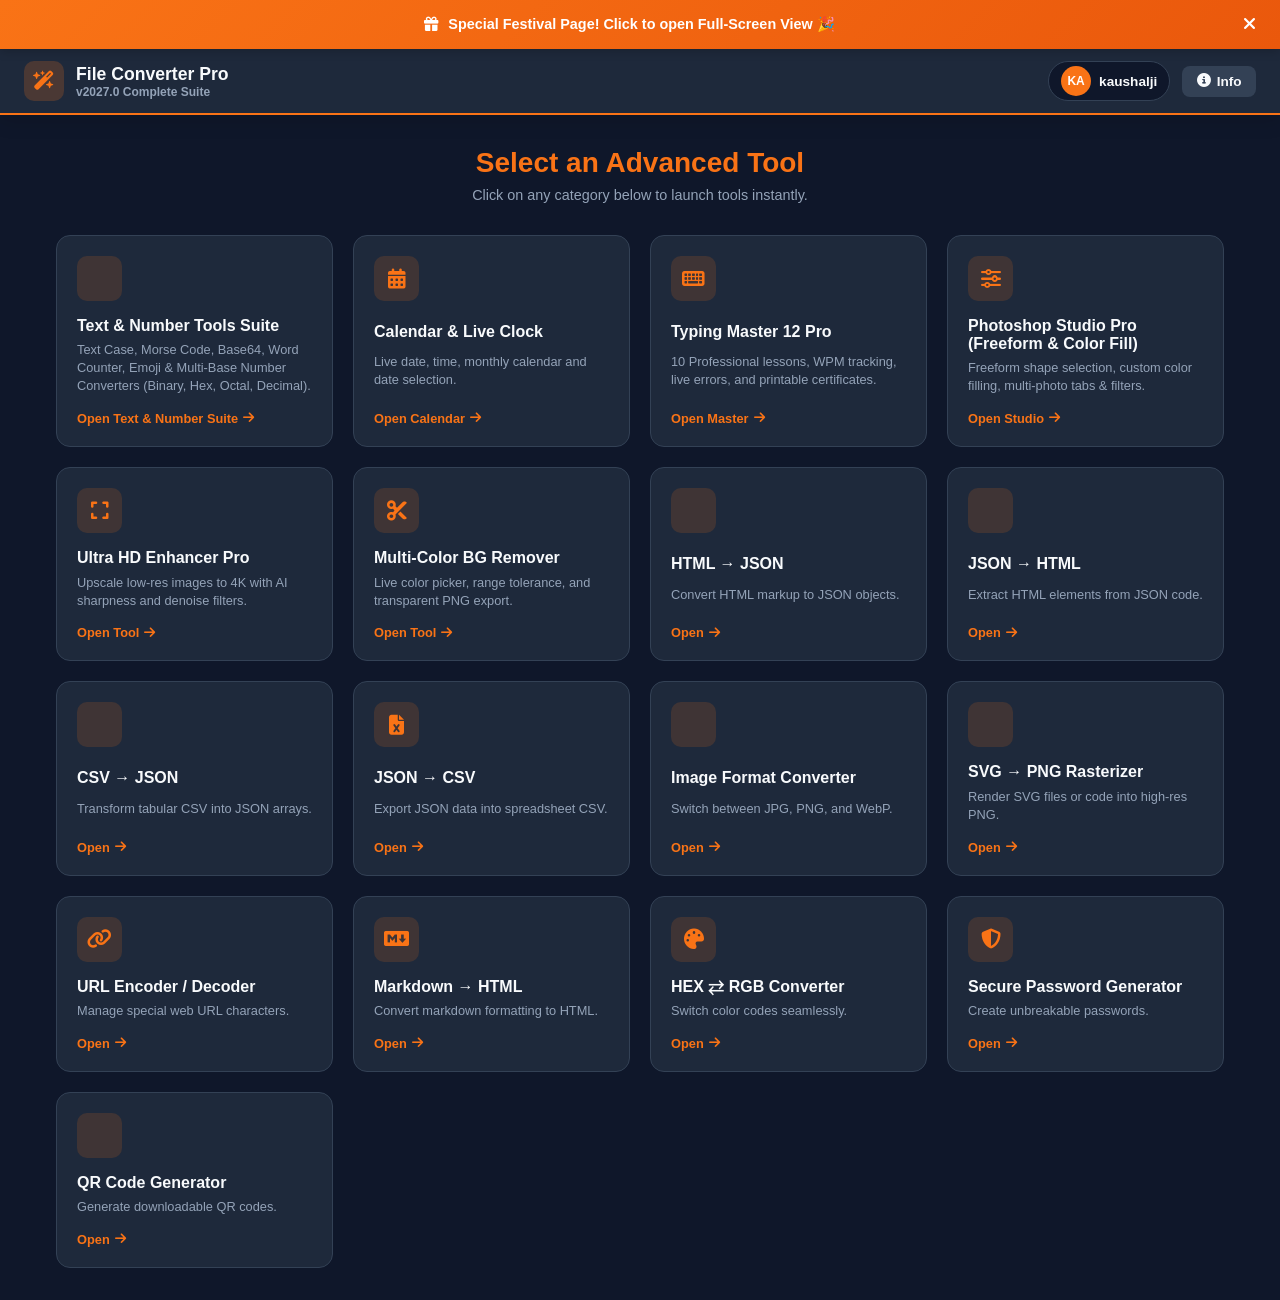
<file: index.html>
<!DOCTYPE html>
<html lang="hi">
<head>
<meta charset="UTF-8">
<meta name="viewport" content="width=device-width, initial-scale=1.0, maximum-scale=1.0, user-scalable=no">
<title>File Converter Pro 2027 - Complete Suite</title>
<meta name="theme-color" content="#0f172a">
<meta name="description" content="All-in-One File Converter and productivity tools.">
<meta name="mobile-web-app-capable" content="yes">
<meta name="apple-mobile-web-app-capable" content="yes">
<meta name="apple-mobile-web-app-status-bar-style" content="black-translucent">
<link rel="manifest" href="./manifest.json">
<link rel="icon" type="image/png" sizes="192x192" href="./icon-192.png">
<link rel="apple-touch-icon" href="./icon-192.png">
<link rel="stylesheet" href="https://cdnjs.cloudflare.com/ajax/libs/font-awesome/6.4.0/css/all.min.css">
<link rel="stylesheet" href="style.css">
<style>
.bg-color-selection{display:flex;flex-direction:column;gap:9px;min-width:0}.bg-selected-colors{display:flex;flex-wrap:wrap;gap:8px}.bg-color-chip{display:inline-flex;align-items:center;gap:7px;padding:6px 10px;border:1px solid var(--border-color,#475569);border-radius:999px;background:var(--card-bg,#1e293b);font-size:12px}.bg-color-swatch{width:17px;height:17px;border-radius:50%;border:1px solid #94a3b8}.bg-color-chip button{border:0;background:transparent;color:inherit;cursor:pointer;font-size:16px}.muted-note{color:var(--text-muted);font-size:.9rem;line-height:1.5}
.tool-sub-card { background: var(--bg-main); border: 1px solid var(--card-border); border-radius: 12px; padding: 1.25rem; margin-bottom: 1.25rem; }
.tool-sub-card h3 { font-size: 1rem; color: var(--accent-primary); margin-bottom: 0.75rem; display: flex; align-items: center; gap: 8px; }
.num-convert-grid { display: grid; grid-template-columns: repeat(auto-fit, minmax(200px, 1fr)); gap: 10px; margin-bottom: 1rem; }
</style>
</head>
<body data-theme="dark">
<div class="festival-banner" id="festivalBanner" onclick="openFestivalModal()">
  <div class="festival-banner-content">
    <i class="fa-solid fa-gift"></i>
    <span>Special Festival Page! Click to open Full-Screen View 🎉</span>
  </div>
  <button class="festival-exit-btn" title="Close Banner" onclick="event.stopPropagation(); document.getElementById('festivalBanner').style.display='none';">
    <i class="fa-solid fa-xmark"></i>
  </button>
</div>

<!-- Full-Screen Festival Modal -->
<div class="festival-modal-overlay" id="festivalModalOverlay">
  <div class="festival-modal-container">
    <div class="festival-modal-header">
      <span class="festival-modal-title"><i class="fa-solid fa-star"></i> Festival Special Event</span>
      <button class="festival-close-btn" onclick="closeFestivalModal()"><i class="fa-solid fa-xmark"></i> Close</button>
    </div>
    <div class="festival-modal-body">
      <iframe src="festival.html" class="festival-iframe"></iframe>
    </div>
  </div>
</div>

<!-- Universal App Header -->
<header class="app-header">
  <div class="brand-box">
    <div class="brand-icon"><i class="fa-solid fa-wand-magic-sparkles"></i></div>
    <div>
      <div class="brand-title">File Converter Pro</div>
      <div class="brand-subtitle">v2027.0 Complete Suite</div>
    </div>
  </div>
  <div class="header-actions">
    <div class="user-profile-badge" id="userProfileBadge" onclick="openProfileModal()">
      <div class="user-avatar" id="navAvatar">HK</div>
      <span id="navUsername">kaushalji</span>
    </div>
    <button class="header-btn" onclick="openAppInfoModal()"><i class="fa-solid fa-circle-info"></i> Info</button>
  </div>
</header>

<main>
  <!-- Home Dashboard -->
  <div id="homeDashboard">
    <div class="dashboard-hero">
      <h1>Select an Advanced Tool</h1>
      <p>Click on any category below to launch tools instantly.</p>
    </div>

    <div class="grid">
      <!-- Main Text & Numbers Suite Container Card -->
      <div class="card-selector" onclick="openTool('textAndNumbersView')">
        <div class="card-icon"><i class="fa-solid fa-font-case"></i></div>
        <h3>Text & Number Tools Suite</h3>
        <p>Text Case, Morse Code, Base64, Word Counter, Emoji & Multi-Base Number Converters (Binary, Hex, Octal, Decimal).</p>
        <div class="card-footer-link">Open Text & Number Suite <i class="fa-solid fa-arrow-right"></i></div>
      </div>

      <div class="card-selector" onclick="openTool('calendarView')">
        <div class="card-icon"><i class="fa-solid fa-calendar-days"></i></div>
        <h3>Calendar & Live Clock</h3>
        <p>Live date, time, monthly calendar and date selection.</p>
        <div class="card-footer-link">Open Calendar <i class="fa-solid fa-arrow-right"></i></div>
      </div>

      <div class="card-selector" onclick="openTool('typingSpeedView')">
        <div class="card-icon"><i class="fa-solid fa-keyboard"></i></div>
        <h3>Typing Master 12 Pro</h3>
        <p>10 Professional lessons, WPM tracking, live errors, and printable certificates.</p>
        <div class="card-footer-link">Open Master <i class="fa-solid fa-arrow-right"></i></div>
      </div>

      <div class="card-selector" onclick="openTool('photoEditorView')">
        <div class="card-icon"><i class="fa-solid fa-sliders"></i></div>
        <h3>Photoshop Studio Pro (Freeform & Color Fill)</h3>
        <p>Freeform shape selection, custom color filling, multi-photo tabs & filters.</p>
        <div class="card-footer-link">Open Studio <i class="fa-solid fa-arrow-right"></i></div>
      </div>

      <div class="card-selector" onclick="openTool('hdView')">
        <div class="card-icon"><i class="fa-solid fa-expand"></i></div>
        <h3>Ultra HD Enhancer Pro</h3>
        <p>Upscale low-res images to 4K with AI sharpness and denoise filters.</p>
        <div class="card-footer-link">Open Tool <i class="fa-solid fa-arrow-right"></i></div>
      </div>

      <div class="card-selector" onclick="openTool('bgRemView')">
        <div class="card-icon"><i class="fa-solid fa-scissors"></i></div>
        <h3>Multi-Color BG Remover</h3>
        <p>Live color picker, range tolerance, and transparent PNG export.</p>
        <div class="card-footer-link">Open Tool <i class="fa-solid fa-arrow-right"></i></div>
      </div>

      <!-- File & Code Converters -->
      <div class="card-selector" onclick="openTool('h2jView')"><div class="card-icon"><i class="fa-code"></i></div><h3>HTML → JSON</h3><p>Convert HTML markup to JSON objects.</p><div class="card-footer-link">Open <i class="fa-solid fa-arrow-right"></i></div></div>
      <div class="card-selector" onclick="openTool('j2hView')"><div class="card-icon"><i class="fa-file-code"></i></div><h3>JSON → HTML</h3><p>Extract HTML elements from JSON code.</p><div class="card-footer-link">Open <i class="fa-solid fa-arrow-right"></i></div></div>
      <div class="card-selector" onclick="openTool('csvView')"><div class="card-icon"><i class="fa-file-csv"></i></div><h3>CSV → JSON</h3><p>Transform tabular CSV into JSON arrays.</p><div class="card-footer-link">Open <i class="fa-solid fa-arrow-right"></i></div></div>
      <div class="card-selector" onclick="openTool('j2csvView')"><div class="card-icon"><i class="fa-solid fa-file-excel"></i></div><h3>JSON → CSV</h3><p>Export JSON data into spreadsheet CSV.</p><div class="card-footer-link">Open <i class="fa-solid fa-arrow-right"></i></div></div>
      <div class="card-selector" onclick="openTool('imgConvView')"><div class="card-icon"><i class="fa-image"></i></div><h3>Image Format Converter</h3><p>Switch between JPG, PNG, and WebP.</p><div class="card-footer-link">Open <i class="fa-solid fa-arrow-right"></i></div></div>
      <div class="card-selector" onclick="openTool('svgView')"><div class="card-icon"><i class="fa-shapes"></i></div><h3>SVG → PNG Rasterizer</h3><p>Render SVG files or code into high-res PNG.</p><div class="card-footer-link">Open <i class="fa-solid fa-arrow-right"></i></div></div>
      <div class="card-selector" onclick="openTool('urlView')"><div class="card-icon"><i class="fa-solid fa-link"></i></div><h3>URL Encoder / Decoder</h3><p>Manage special web URL characters.</p><div class="card-footer-link">Open <i class="fa-solid fa-arrow-right"></i></div></div>
      <div class="card-selector" onclick="openTool('mdView')"><div class="card-icon"><i class="fa-brands fa-markdown"></i></div><h3>Markdown → HTML</h3><p>Convert markdown formatting to HTML.</p><div class="card-footer-link">Open <i class="fa-solid fa-arrow-right"></i></div></div>
      <div class="card-selector" onclick="openTool('colorView')"><div class="card-icon"><i class="fa-solid fa-palette"></i></div><h3>HEX ⇄ RGB Converter</h3><p>Switch color codes seamlessly.</p><div class="card-footer-link">Open <i class="fa-solid fa-arrow-right"></i></div></div>
      <div class="card-selector" onclick="openTool('passGenView')"><div class="card-icon"><i class="fa-solid fa-shield-halved"></i></div><h3>Secure Password Generator</h3><p>Create unbreakable passwords.</p><div class="card-footer-link">Open <i class="fa-solid fa-arrow-right"></i></div></div>
      <div class="card-selector" onclick="openTool('qrView')"><div class="card-icon"><i class="fa-qrcode"></i></div><h3>QR Code Generator</h3><p>Generate downloadable QR codes.</p><div class="card-footer-link">Open <i class="fa-solid fa-arrow-right"></i></div></div>
    </div>
  </div>

  <!-- ================= TOOL VIEWS ================= -->

  <!-- ALL TEXT & NUMBERS SUITE COMBINED VIEW -->
  <div id="textAndNumbersView" class="tool-view">
    <div class="tool-header-bar">
      <h2><i class="fa-solid fa-font"></i> Text & Numbers Suite</h2>
      <button class="back-home-btn" onclick="goHome()"><i class="fa-solid fa-arrow-left"></i> Dashboard</button>
    </div>

    <!-- 1. Number Systems Converter (Binary, Hex, Octal, Decimal) -->
    <div class="tool-sub-card">
      <h3><i class="fa-solid fa-calculator"></i> Multi-Base Number Systems Converter</h3>
      <label for="numInput">Enter Number</label>
      <input type="text" id="numInput" placeholder="Enter Binary, Decimal, Hexadecimal, or Octal...">
      <div class="editor-sliders-grid" style="margin-bottom: 10px;">
        <div>
          <label for="fromBase">From Base</label>
          <select id="fromBase">
            <option value="10">Decimal (Base 10)</option>
            <option value="2">Binary (Base 2)</option>
            <option value="16">Hexadecimal (Base 16)</option>
            <option value="8">Octal (Base 8)</option>
          </select>
        </div>
        <div>
          <label for="toBase">To Base</label>
          <select id="toBase">
            <option value="2">Binary (Base 2)</option>
            <option value="10">Decimal (Base 10)</option>
            <option value="16">Hexadecimal (Base 16)</option>
            <option value="8">Octal (Base 8)</option>
          </select>
        </div>
      </div>
      <button class="action-btn mb-15" onclick="convertNumberBase()"><i class="fa-solid fa-arrows-rotate"></i> Convert Number System</button>
      <div class="num-convert-grid">
        <button class="action-btn secondary" onclick="quickConvertBase(2, 10)">Binary → Decimal</button>
        <button class="action-btn secondary" onclick="quickConvertBase(10, 16)">Decimal → Hex</button>
        <button class="action-btn secondary" onclick="quickConvertBase(10, 2)">Decimal → Binary</button>
        <button class="action-btn secondary" onclick="quickConvertBase(16, 2)">Hex → Binary</button>
        <button class="action-btn secondary" onclick="quickConvertBase(2, 8)">Binary → Octal</button>
        <button class="action-btn secondary" onclick="quickConvertBase(8, 10)">Octal → Decimal</button>
      </div>
      <label for="numOutput">Converted Number Result</label>
      <textarea id="numOutput" rows="2" readonly placeholder="Converted value will appear here..."></textarea>
      <div class="status" id="numStatus"></div>
    </div>

    <!-- 2. Text Case Transformer -->
    <div class="tool-sub-card">
      <h3><i class="fa-solid fa-font"></i> Text Case Transformer</h3>
      <textarea id="caseInput" placeholder="Enter text here..."></textarea>
      <div class="btn-group">
        <button class="action-btn" onclick="convertTextCase('upper')">UPPERCASE</button>
        <button class="action-btn secondary" onclick="convertTextCase('lower')">lowercase</button>
        <button class="action-btn secondary" onclick="convertTextCase('title')">Title Case</button>
      </div>
      <div class="status" id="textCaseStatus"></div>
    </div>

    <!-- 3. Text ⇄ Emoji Converter -->
    <div class="tool-sub-card">
      <h3><i class="fa-solid fa-face-smile"></i> Text ⇄ Emoji Converter</h3>
      <textarea id="emojiInput" rows="4" placeholder="Example: I love you and I am happy today ❤️"></textarea>
      <div class="btn-group mb-15">
        <button class="action-btn" onclick="convertTextToEmoji()"><i class="fa-solid fa-wand-magic-sparkles"></i> Text to Emoji</button>
        <button class="action-btn secondary" onclick="convertEmojiToText()"><i class="fa-solid fa-language"></i> Emoji to Text</button>
      </div>
      <textarea id="emojiOutput" rows="4" readonly placeholder="Converted result will appear here..."></textarea>
      <div class="btn-group">
        <button class="action-btn secondary" onclick="copyEmojiResult()"><i class="fa-solid fa-copy"></i> Copy</button>
        <button class="action-btn secondary" onclick="clearEmojiFields()"><i class="fa-solid fa-eraser"></i> Clear</button>
      </div>
      <div class="status" id="emojiStatus"></div>
    </div>

    <!-- 4. Word & Character Counter -->
    <div class="tool-sub-card">
      <h3><i class="fa-solid fa-calculator"></i> Live Word & Character Counter</h3>
      <textarea id="wordCountInput" oninput="analyzeText()" placeholder="Type text to analyze..."></textarea>
      <div class="stats-counter-grid">
        <div class="stat-card"><b id="wcWords">0</b><br><small>Words</small></div>
        <div class="stat-card"><b id="wcChars">0</b><br><small>Chars</small></div>
        <div class="stat-card"><b id="wcTime">0s</b><br><small>Reading Time</small></div>
      </div>
    </div>

    <!-- 5. Binary ⇄ Text Converter -->
    <div class="tool-sub-card">
      <h3><i class="fa-solid fa-binary"></i> Text ⇄ Binary Code Converter</h3>
      <textarea id="binaryInput" placeholder="Enter plain text or 8-bit binary code..."></textarea>
      <div class="btn-group">
        <button class="action-btn" onclick="textToBinary()">To Binary</button>
        <button class="action-btn secondary" onclick="binaryToText()">To Text</button>
      </div>
      <div class="status" id="binaryStatus"></div>
    </div>

    <!-- 6. Morse Code Converter -->
    <div class="tool-sub-card">
      <h3><i class="fa-solid fa-signal"></i> Morse Code Converter</h3>
      <textarea id="morseInput" placeholder="Enter text or morse code..."></textarea>
      <div class="btn-group">
        <button class="action-btn" onclick="textToMorse()">To Morse</button>
        <button class="action-btn secondary" onclick="morseToText()">To Text</button>
      </div>
      <div class="status" id="morseStatus"></div>
    </div>

    <!-- 7. Base64 Utility -->
    <div class="tool-sub-card">
      <h3><i class="fa-solid fa-lock"></i> Base64 Encoder / Decoder</h3>
      <textarea id="base64Input" placeholder="Enter text string..."></textarea>
      <div class="btn-group">
        <button class="action-btn" onclick="processBase64(true)">Encode</button>
        <button class="action-btn secondary" onclick="processBase64(false)">Decode</button>
      </div>
      <div class="status" id="base64Status"></div>
    </div>
  </div>

  <!-- Typing Master 12 View -->
  <div id="typingSpeedView" class="tool-view">
    <div class="tool-header-bar">
      <h2><i class="fa-solid fa-keyboard"></i> Typing Master 12 Professional Tutor</h2>
      <button class="back-home-btn" onclick="goHome()"><i class="fa-solid fa-arrow-left"></i> Dashboard</button>
    </div>
    <div id="typingSetupBox" class="typing-setup-box">
      <h3><i class="fa-solid fa-list-check"></i> Select Lesson (1 to 10) & Duration</h3>
      <div class="typing-config-grid">
        <div>
          <label>Select Lesson / Passage</label>
          <select id="typingLessonSelect">
            <option value="1">Lesson 1: Home Row Mastery & Touch Typing Basics</option>
            <option value="2">Lesson 2: Advanced Web Architecture & Client-Side Logic</option>
            <option value="3">Lesson 3: Graphic Design Principles & Neon Aesthetics</option>
            <option value="4">Lesson 4: Cloud Databases and Firebase Integration</option>
            <option value="5">Lesson 5: Progressive Web Apps & Offline Service Workers</option>
            <option value="6">Lesson 6: Professional Ethics & Altruistic Interpersonal Skills</option>
            <option value="7">Lesson 7: Network Protocols, Routers and Security Rules</option>
            <option value="8">Lesson 8: Python Programming and Algorithmic Problem Solving</option>
            <option value="9">Lesson 9: Tally Prime & Corporate Accounting Formatting</option>
            <option value="10">Lesson 10: Ultimate Speed Master Challenge (Expert Level)</option>
          </select>
        </div>
        <div>
          <label>Test Duration</label>
          <select id="typingTimeSelect">
            <option value="30">30 Seconds</option>
            <option value="60" selected>1 Minute (60s)</option>
            <option value="120">2 Minutes (120s)</option>
            <option value="300">5 Minutes (300s)</option>
          </select>
        </div>
      </div>
      <button class="action-btn" onclick="beginTypingTestSession()"><i class="fa-solid fa-play"></i> Start Typing Lesson</button>
    </div>

    <div id="typingWorkspace" class="hidden">
      <div class="typing-progress-track"><div id="typingProgressBar" class="typing-progress-fill"></div></div>
      <div id="passageDisplayBox" class="passage-display-box"></div>
      <textarea id="typingInput" placeholder="Start typing the passage above here..." oninput="evaluateTyping()" class="typing-input-area"></textarea>
      <div class="stats-dashboard-grid">
        <div class="stat-card"><b id="tsWpm">0</b><br><small>WPM</small></div>
        <div class="stat-card"><b id="tsAccuracy">100%</b><br><small>Accuracy</small></div>
        <div class="stat-card"><b id="tsTime">60s</b><br><small>Time Left</small></div>
        <div class="stat-card"><b id="tsErrors">0</b><br><small>Errors</small></div>
      </div>
      <button class="action-btn secondary" onclick="resetTypingTest()"><i class="fa-solid fa-rotate-right"></i> Change Lesson / Quit</button>
    </div>
    <div class="status" id="typingStatus"></div>
  </div>

  <!-- Photoshop Studio Pro -->
  <div id="photoEditorView" class="tool-view">
    <div class="tool-header-bar">
      <h2><i class="fa-solid fa-sliders"></i> Photoshop Studio Pro (Freeform Shape & Color Fill)</h2>
      <button class="back-home-btn" onclick="goHome()"><i class="fa-solid fa-arrow-left"></i> Dashboard</button>
    </div>

    <div class="drop-zone" onclick="document.getElementById('editorImgFile').click()">
      <div class="drop-zone-text" id="editorImgText"><i class="fa-solid fa-cloud-arrow-up"></i> Open Photo(s) from Gallery</div>
      <input id="editorImgFile" type="file" accept="image/*" multiple onchange="loadMultipleEditorImages(this)">
    </div>

    <div id="photoTabsContainer" class="photo-tabs-bar hidden">
      <span class="tab-bar-label"><i class="fa-solid fa-images"></i> Open Photos:</span>
      <div id="tabsList" class="tabs-list-flex"></div>
    </div>

    <div id="editorControls" class="hidden">
      <div class="editor-mode-banner">
        <button class="action-btn secondary mode-tab-btn active" id="btnToolGlobal" onclick="setPhotoshopTool('global')"><i class="fa-solid fa-sliders"></i> 1. Global Filters</button>
        <button class="action-btn secondary mode-tab-btn" id="btnToolFreeform" onclick="setPhotoshopTool('freeform')"><i class="fa-solid fa-draw-polygon"></i> 2. Freeform Lasso Shape</button>
        <button class="action-btn secondary mode-tab-btn" id="btnToolBrush" onclick="setPhotoshopTool('brush')"><i class="fa-solid fa-paintbrush"></i> 3. Touch Brush</button>
        <button class="action-btn secondary mode-tab-btn" id="btnToolRotate" onclick="rotateEditorImage(90)"><i class="fa-solid fa-rotate-right"></i> 4. Rotate</button>
        <button class="action-btn secondary mode-tab-btn" id="btnToolFlip" onclick="flipEditorImage()"><i class="fa-solid fa-repeat"></i> 5. Flip Mirror</button>
        <button class="action-btn secondary mode-tab-btn" id="btnToolSepia" onclick="applySpecialEffect('sepia')"><i class="fa-solid fa-palette"></i> 6. Sepia Tone</button>
        <button class="action-btn secondary mode-tab-btn" id="btnToolInvert" onclick="applySpecialEffect('invert')"><i class="fa-solid fa-circle-half-stroke"></i> 7. Invert Colors</button>
        <button class="action-btn secondary mode-tab-btn" id="btnToolCrop" onclick="setPhotoshopTool('crop')"><i class="fa-solid fa-crop"></i> 8. Crop Region</button>
        <button class="action-btn secondary mode-tab-btn" id="btnToolBrightness" onclick="quickFilterAdjust('brightness')"><i class="fa-solid fa-sun"></i> 9. Auto Brighten</button>
        <button class="action-btn secondary mode-tab-btn" id="btnToolContrast" onclick="quickFilterAdjust('contrast')"><i class="fa-solid fa-circle-half-stroke"></i> 10. Auto Contrast</button>
        <button class="action-btn secondary mode-tab-btn" id="btnToolGrayscale" onclick="quickFilterAdjust('grayscale')"><i class="fa-solid fa-image"></i> 11. B&W Grayscale</button>
        <button class="action-btn secondary mode-tab-btn" id="btnToolReset" onclick="resetCurrentPhoto()"><i class="fa-solid fa-rotate-left"></i> 12. Reset Original</button>
      </div>

      <div class="editor-canvas-wrapper" id="editorCanvasWrapper">
        <canvas id="editorCanvas"></canvas>
      </div>

      <div id="globalControlsPanel">
        <div class="editor-sliders-grid">
          <div><label>Brightness</label><input type="range" id="eBrightness" min="0" max="200" value="100" oninput="applyEditorFilters()"></div>
          <div><label>Contrast</label><input type="range" id="eContrast" min="0" max="200" value="100" oninput="applyEditorFilters()"></div>
          <div><label>Saturate</label><input type="range" id="eSaturate" min="0" max="200" value="100" oninput="applyEditorFilters()"></div>
          <div><label>Blur (px)</label><input type="range" id="eBlur" min="0" max="20" value="0" oninput="applyEditorFilters()"></div>
        </div>
      </div>

      <div id="freeformControlsPanel" class="hidden freeform-panel-box">
        <p class="freeform-hint"><i class="fa-solid fa-circle-info"></i> Image par koi bhi irregular/freeform shape draw karein (Lasso select), phir niche se color fill karein ya adjustments apply karein:</p>
        <div class="editor-sliders-grid" style="margin-bottom:10px;">
          <div>
            <label>Select Fill Color</label>
            <input type="color" id="shapeFillColor" value="#22c55e" class="color-picker-input">
          </div>
          <div style="display:flex; align-items:flex-end;">
            <button class="action-btn" onclick="fillCustomShapeWithColor()"><i class="fa-solid fa-fill-drip"></i> Fill Color in Shape</button>
          </div>
        </div>
        <div class="btn-group">
          <button class="action-btn" onclick="editSelectedArea('brightness')"><i class="fa-solid fa-sun"></i> Brighten Shape</button>
          <button class="action-btn" onclick="editSelectedArea('darken')"><i class="fa-solid fa-moon"></i> Darken Shape</button>
          <button class="action-btn secondary" onclick="editSelectedArea('grayscale')"><i class="fa-solid fa-image"></i> B&W Shape</button>
          <button class="action-btn secondary" onclick="clearSelection()"><i class="fa-solid fa-xmark"></i> Clear Shape</button>
        </div>
      </div>

      <div id="brushControlsPanel" class="hidden freeform-panel-box">
        <div class="editor-sliders-grid">
          <div>
            <label>Brush Color</label>
            <input type="color" id="brushColorPicker" value="#f97316" class="color-picker-input">
          </div>
          <div>
            <label>Brush Size: <span id="brushSizeVal">5</span>px</label>
            <input type="range" id="brushSizeRange" min="1" max="50" value="5" oninput="document.getElementById('brushSizeVal').textContent=this.value">
          </div>
        </div>
        <p class="freeform-hint"><i class="fa-solid fa-paintbrush"></i> Finger ya mouse drag karke freehand painting karein.</p>
      </div>

      <button class="action-btn" onclick="downloadEditedImage()"><i class="fa-solid fa-download"></i> Save & Review Final Photo</button>
    </div>
    <div class="status" id="editorStatus"></div>
  </div>

  <!-- Ultra HD Enhancer -->
  <div id="hdView" class="tool-view">
    <div class="tool-header-bar"><h2><i class="fa-solid fa-expand"></i> Ultra HD 4K Enhancer Pro</h2><button class="back-home-btn" onclick="goHome()">Dashboard</button></div>
    <div class="drop-zone" onclick="document.getElementById('hdImgFile').click()"><div class="drop-zone-text" id="hdImgText"><i class="fa-solid fa-cloud-arrow-up"></i> Choose Image from Gallery</div><input id="hdImgFile" type="file" accept="image/*" onchange="updateFileName(this, 'hdImgText')"></div>
    <div class="btn-group"><button class="action-btn" onclick="convertToUltraHD(2)">2X HD Upscale</button><button class="action-btn" onclick="convertToUltraHD(4)">4X Ultra HD AI</button></div>
    <div class="status" id="hdStatus"></div>
  </div>

  <!-- BG Remover -->
  <div id="bgRemView" class="tool-view">
    <div class="tool-header-bar"><h2><i class="fa-solid fa-scissors"></i> Multi-Color BG Remover</h2><button class="back-home-btn" onclick="goHome()">Dashboard</button></div>
    <div class="drop-zone" onclick="document.getElementById('bgImgFile').click()"><div class="drop-zone-text" id="bgImgText"><i class="fa-solid fa-cloud-arrow-up"></i> Choose Image</div><input id="bgImgFile" type="file" accept="image/*" onchange="loadBgRemImage(this)"></div>
    <div id="bgControlsContainer" class="hidden">
      <div class="bg-preview-layout">
        <div><label>1. Tap to Pick Color</label><div class="canvas-click-wrapper" onclick="pickColorForBg(event)"><canvas id="bgSourceCanvas"></canvas></div></div>
        <div><label>2. Transparent Preview</label><div class="canvas-click-wrapper checkered-bg"><canvas id="bgPreviewCanvas"></canvas></div></div>
      </div>
      <div class="bg-settings-row">
        <div class="bg-color-selection"><div id="selectedColorDisplay" class="color-badge-box">Selected colors: 0</div><div id="bgSelectedColors" class="bg-selected-colors"><span class="muted-note">Image par alag-alag background colors tap karke select karein.</span></div><button class="action-btn secondary" type="button" onclick="clearBgSelectedColors()">Clear selected colors</button></div>
        <div><label>Tolerance: <span id="tolValueLabel">35</span></label><input type="range" id="bgTolerance" min="1" max="100" value="35" oninput="updateBgToleranceLabel(); processBgRemovalLive();"></div>
      </div>
      <button class="action-btn" onclick="downloadBgRemovedImage()">Download & Review Transparent PNG</button>
    </div>
    <div class="status" id="bgRemStatus"></div>
  </div>

  <!-- Other Conversion Views -->
  <div id="h2jView" class="tool-view"><div class="tool-header-bar"><h2>HTML to JSON</h2><button class="back-home-btn" onclick="goHome()">Dashboard</button></div><label>HTML</label><textarea id="htmlInput" placeholder="<h1>Hello</h1>"></textarea><button class="action-btn" onclick="htmlToJson()">Convert & Review</button><div class="status" id="h2jStatus"></div></div>
  <div id="j2hView" class="tool-view"><div class="tool-header-bar"><h2>JSON to HTML</h2><button class="back-home-btn" onclick="goHome()">Dashboard</button></div><label>JSON</label><textarea id="jsonInput" placeholder='{"html":"<h1>Hello</h1>"}'></textarea><button class="action-btn" onclick="jsonToHtml()">Convert & Review</button><div class="status" id="j2hStatus"></div></div>
  <div id="csvView" class="tool-view"><div class="tool-header-bar"><h2>CSV to JSON</h2><button class="back-home-btn" onclick="goHome()">Dashboard</button></div><label>CSV</label><textarea id="csvInput" placeholder="name,age\nJohn,30"></textarea><button class="action-btn" onclick="csvToJson()">Convert & Review</button><div class="status" id="csvStatus"></div></div>
  <div id="j2csvView" class="tool-view"><div class="tool-header-bar"><h2>JSON to CSV</h2><button class="back-home-btn" onclick="goHome()">Dashboard</button></div><label>JSON</label><textarea id="j2csvInput" placeholder='[{"name":"John"}]'></textarea><button class="action-btn" onclick="jsonToCsv()">Convert & Review</button><div class="status" id="j2csvStatus"></div></div>
  <div id="imgConvView" class="tool-view"><div class="tool-header-bar"><h2>Image Converter</h2><button class="back-home-btn" onclick="goHome()">Dashboard</button></div><div class="drop-zone" onclick="document.getElementById('generalImgFile').click()"><div class="drop-zone-text" id="generalImgText">Choose Image</div><input id="generalImgFile" type="file" accept="image/*" onchange="updateFileName(this, 'generalImgText')"></div><div class="btn-group"><button class="action-btn" onclick="imageConvert('generalImgFile', 'png', 'imgConvStatus')">PNG</button><button class="action-btn secondary" onclick="imageConvert('generalImgFile', 'jpg', 'imgConvStatus')">JPG</button><button class="action-btn secondary" onclick="imageConvert('generalImgFile', 'webp', 'imgConvStatus')">WebP</button></div><div class="status" id="imgConvStatus"></div></div>
  
  <div id="svgView" class="tool-view">
    <div class="tool-header-bar"><h2>SVG to PNG Rasterizer</h2><button class="back-home-btn" onclick="goHome()">Dashboard</button></div>
    <div class="drop-zone" onclick="document.getElementById('svgFile').click()">
      <div class="drop-zone-text" id="svgFileText"><i class="fa-solid fa-cloud-arrow-up"></i> Choose SVG File</div>
      <input id="svgFile" type="file" accept=".svg" onchange="loadSvgFile(this)">
    </div>
    <label>Or Paste SVG Code Below:</label>
    <textarea id="svgCodeInput" placeholder="<svg xmlns='http://www.w3.org/2000/svg' viewBox='0 0 100 100'>...</svg>"></textarea>
    <button class="action-btn" onclick="svgToPng()"><i class="fa-solid fa-file-arrow-down"></i> Convert SVG & Review</button>
    <div class="status" id="svgStatus"></div>
  </div>

  <div id="urlView" class="tool-view"><div class="tool-header-bar"><h2>URL Encoder</h2><button class="back-home-btn" onclick="goHome()">Dashboard</button></div><textarea id="urlInput" placeholder="URL..."></textarea><div class="btn-group"><button class="action-btn" onclick="processUrl(true)">Encode</button><button class="action-btn secondary" onclick="processUrl(false)">Decode</button></div><div class="status" id="urlStatus"></div></div>
  <div id="mdView" class="tool-view"><div class="tool-header-bar"><h2>Markdown</h2><button class="back-home-btn" onclick="goHome()">Dashboard</button></div><textarea id="mdInput" placeholder="# Heading"></textarea><button class="action-btn" onclick="mdToHtml()">Convert & Review</button><div class="status" id="mdStatus"></div></div>
  <div id="colorView" class="tool-view"><div class="tool-header-bar"><h2>HEX ⇄ RGB</h2><button class="back-home-btn" onclick="goHome()">Dashboard</button></div><input type="text" id="colorInput" placeholder="#f97316 or 249,115,22"><button class="action-btn" onclick="convertColor()">Convert</button><div id="colorPreviewBox" class="color-preview-box">Preview</div><div class="status" id="colorStatus"></div></div>
  <div id="passGenView" class="tool-view"><div class="tool-header-bar"><h2>Password Gen</h2><button class="back-home-btn" onclick="goHome()">Dashboard</button></div><input type="text" id="generatedPassword" readonly><button class="action-btn" onclick="generateSecurePassword()">Generate</button><div class="status" id="passGenStatus"></div></div>
  <div id="qrView" class="tool-view"><div class="tool-header-bar"><h2>QR Generator</h2><button class="back-home-btn" onclick="goHome()">Dashboard</button></div><input type="text" id="qrInput" placeholder="https://..."><button class="action-btn" onclick="generateQR()">Generate QR & Review</button><div id="qrPreviewArea" class="qr-preview-wrapper"></div><div class="status" id="qrStatus"></div></div>
  <div id="calendarView" class="tool-view">
    <div class="tool-header-bar"><h2><i class="fa-solid fa-calendar-days"></i> Calendar & Live Clock</h2><button class="back-home-btn" onclick="goHome()">Dashboard</button></div>
    <div class="clock-panel">
      <div class="clock-label">CURRENT DATE & TIME</div>
      <div id="liveClock" class="live-clock">--:--:--</div>
      <div id="liveDate" class="live-date">Loading date...</div>
    </div>
    <div class="calendar-panel">
      <div class="calendar-toolbar">
        <button class="calendar-nav" onclick="changeCalendarMonth(-1)" aria-label="Previous month"><i class="fa-solid fa-chevron-left"></i></button>
        <h3 id="calendarMonthYear">Month Year</h3>
        <button class="calendar-nav" onclick="changeCalendarMonth(1)" aria-label="Next month"><i class="fa-solid fa-chevron-right"></i></button>
      </div>
      <div class="calendar-weekdays">
        <span>Sun</span><span>Mon</span><span>Tue</span><span>Wed</span><span>Thu</span><span>Fri</span><span>Sat</span>
      </div>
      <div id="calendarDays" class="calendar-days"></div>
      <div class="calendar-selected">Selected date: <strong id="selectedCalendarDate">--</strong></div>
      <button class="action-btn secondary" onclick="goToToday()">Go to Today</button>
    </div>
  </div>
</main>

<!-- ================= NEW FILE REVIEW & OUTPUT MODAL ================= -->
<div class="modal-overlay" id="fileReviewModal">
  <div class="modal-card" style="max-width: 600px;">
    <div class="modal-header">
      <h3 id="reviewModalTitle"><i class="fa-solid fa-file-shield"></i> Converted File Review</h3>
      <button class="close-modal" onclick="closeFileReviewModal()">&times;</button>
    </div>
    <div class="modal-body">
      <p class="muted-note" style="margin-bottom: 10px;">Aapka converted output niche ready hai. Aap ise review karke download kar sakte hain:</p>
      <textarea id="reviewContentBox" rows="8" readonly style="width: 100%; font-family: monospace; font-size: 13px; background: var(--bg-main); color: var(--text-main); border: 1px solid var(--border-color); border-radius: 8px; padding: 10px;"></textarea>
      <div class="btn-group" style="margin-top: 15px;">
        <button class="action-btn" onclick="downloadReviewedFile()"><i class="fa-solid fa-download"></i> Confirm & Download File</button>
        <button class="action-btn secondary" onclick="closeFileReviewModal()">Close</button>
      </div>
    </div>
  </div>
</div>

<!-- Modals -->
<div class="modal-overlay" id="appInfoModal"><div class="modal-card">
  <div class="modal-header"><h3><i class="fa-solid fa-circle-info"></i> App Info</h3><button class="close-modal" onclick="closeAppInfoModal()">&times;</button></div>
  <div class="modal-body app-info-content">
    <div class="developer-card"><div class="developer-avatar">K</div><div><h4>File Converter Pro</h4><p>Version 2027.1 · All-in-One Utility App</p></div></div>
    <h4>Developer Information</h4><p><b>Developer:</b> kaushalji</p><p><b>App:</b> File Converter Pro</p>
    <h4>Connect & Share</h4>
    <div class="btn-group info-actions">
      <a class="action-btn info-link" href="https://www.youtube.com/" target="_blank" rel="noopener"><i class="fa-brands fa-youtube"></i> YouTube</a>
      <button class="action-btn secondary" onclick="shareToInstagram()"><i class="fa-brands fa-instagram"></i> Share on Instagram</button>
    </div>
    <button class="action-btn secondary mb-15" id="themeToggleBtn" onclick="toggleTheme()"> <i class="fa-solid fa-circle-half-stroke"></i> Toggle Theme</button>
    <p class="small-note" id="shareStatus" aria-live="polite">Instagram sharing uses your device share menu when available.</p>
  </div>
</div></div>

<div class="modal-overlay" id="profileModal"><div class="modal-card"><div class="modal-header"><h3>Profile</h3><button class="close-modal" onclick="closeProfileModal()">&times;</button></div><div class="modal-body"><form onsubmit="saveProfile(event)"><label>Username</label><input type="text" id="editUsername" required><button type="submit" class="action-btn full-width">Save</button></form></div></div></div>

<div class="modal-overlay" id="typingResultModal">
  <div class="modal-card text-center">
    <div class="modal-header">
      <h3><i class="fa-solid fa-trophy trophy-gold"></i> Typing Master Result</h3>
      <button class="close-modal" onclick="closeTypingResultModal()">&times;</button>
    </div>
    <div class="modal-body" id="printableCertificateArea">
      <p class="mb-15"><b>Typing Master 12 Performance Diploma</b></p>
      <div class="typing-score-grid">
        <div class="score-card"><b id="modalFinalWpm" class="score-wpm">0</b><br><span>WPM Speed</span></div>
        <div class="score-card"><b id="modalFinalAcc" class="score-acc">0%</b><br><span>Accuracy</span></div>
      </div>
      <p id="modalLessonName" style="font-size:0.85rem; color:var(--text-muted); margin-bottom:15px;"></p>
    </div>
    <div class="btn-group">
      <button class="action-btn" onclick="window.print()"><i class="fa-solid fa-print"></i> Print Certificate</button>
      <button class="action-btn secondary" onclick="closeTypingResultModal()">Close</button>
    </div>
  </div>
</div>

<script>
function openFestivalModal() { document.getElementById('festivalModalOverlay').style.display = 'flex'; }
function closeFestivalModal() { document.getElementById('festivalModalOverlay').style.display = 'none'; }
</script>
<script src="script.js"></script>
</body>
</html>
</file>
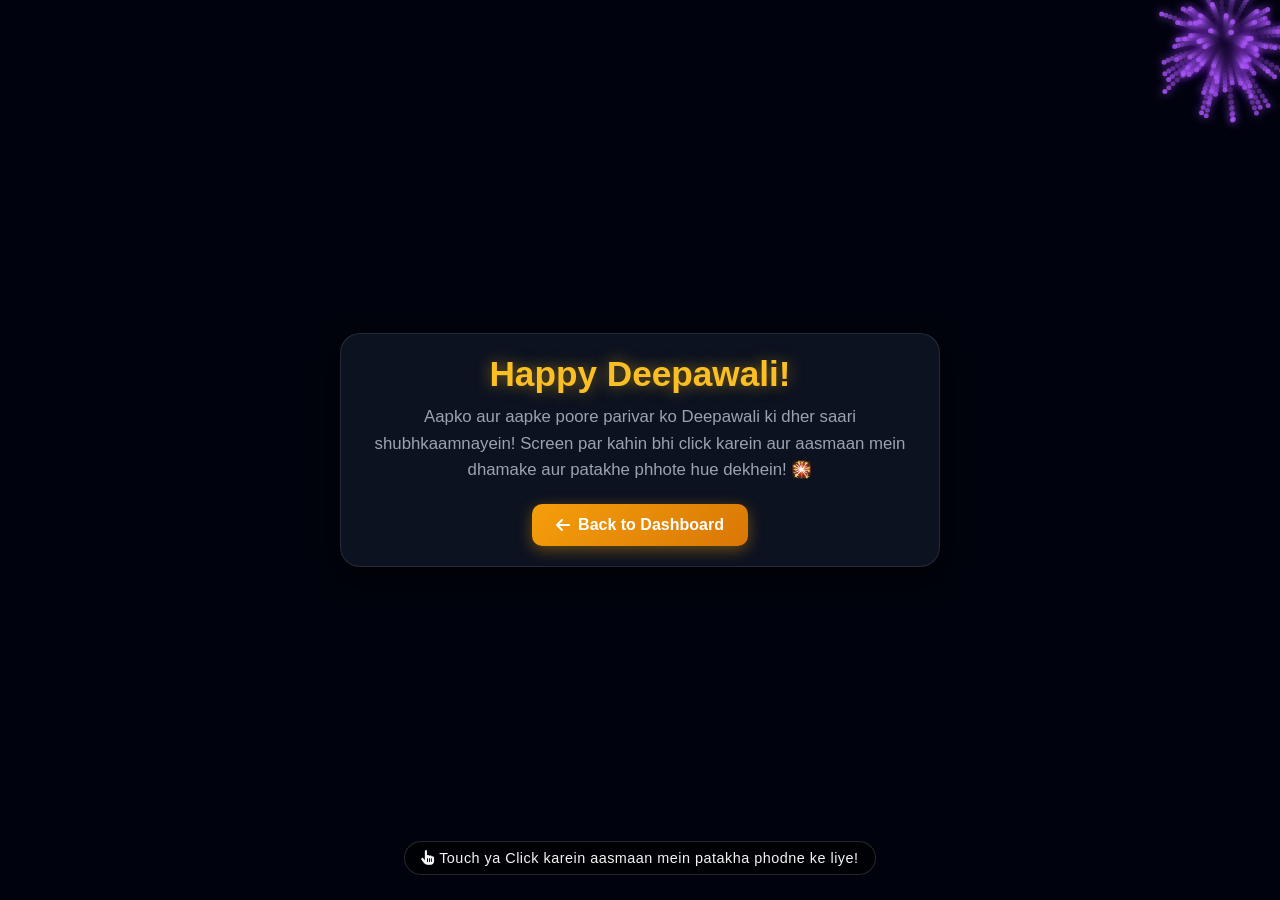
<file: festival.html>
<!DOCTYPE html>
<html lang="hi">
<head>
<meta charset="UTF-8">
<meta name="viewport" content="width=device-width, initial-scale=1.0">
<title>Deepawali Festival Special - Fireworks & Dhamaka</title>
<meta name="theme-color" content="#09090b">
<link rel="stylesheet" href="https://cdnjs.cloudflare.com/ajax/libs/font-awesome/6.4.0/css/all.min.css">
<style>
/* Festival Page Essential Styles */
* {
  margin: 0;
  padding: 0;
  box-sizing: border-box;
  font-family: 'Segoe UI', Tahoma, Geneva, Verdana, sans-serif;
}
body {
  background: radial-gradient(circle at center, #111827 0%, #030712 100%);
  color: #ffffff;
  min-height: 100vh;
  overflow: hidden;
  position: relative;
  display: flex;
  flex-direction: column;
  align-items: center;
  justify-content: center;
}
canvas {
  position: absolute;
  top: 0;
  left: 0;
  width: 100%;
  height: 100%;
  z-index: 1;
  pointer-events: none;
}
.festival-content {
  position: relative;
  z-index: 10;
  text-align: center;
  padding: 20px;
  background: rgba(17, 24, 39, 0.75);
  backdrop-filter: blur(10px);
  border: 1px solid rgba(255, 255, 255, 0.1);
  border-radius: 20px;
  box-shadow: 0 10px 30px rgba(0, 0, 0, 0.5);
  max-width: 600px;
  width: 90%;
  pointer-events: auto;
}
.festival-content h1 {
  font-size: 2.2rem;
  color: #fbbf24;
  margin-bottom: 10px;
  text-shadow: 0 0 15px rgba(251, 191, 36, 0.5);
}
.festival-content p {
  font-size: 1.05rem;
  color: #9ca3af;
  margin-bottom: 20px;
  line-height: 1.6;
}
.back-dash-btn {
  background: linear-gradient(135deg, #f59e0b, #d97706);
  color: #ffffff;
  border: none;
  padding: 12px 24px;
  border-radius: 10px;
  font-size: 1rem;
  font-weight: 600;
  cursor: pointer;
  transition: transform 0.2s, box-shadow 0.2s;
  box-shadow: 0 4px 15px rgba(245, 158, 11, 0.4);
  display: inline-flex;
  align-items: center;
  gap: 8px;
  text-decoration: none;
}
.back-dash-btn:hover {
  transform: translateY(-2px);
  box-shadow: 0 6px 20px rgba(245, 158, 11, 0.6);
}
.click-hint {
  position: absolute;
  bottom: 25px;
  z-index: 10;
  color: #f3f4f6;
  background: rgba(0, 0, 0, 0.6);
  padding: 8px 16px;
  border-radius: 30px;
  font-size: 0.9rem;
  border: 1px solid rgba(255, 255, 255, 0.15);
  letter-spacing: 0.5px;
  animation: pulseHint 2s infinite;
}
@keyframes pulseHint {
  0%, 100% { opacity: 0.7; }
  50% { opacity: 1; }
}
</style>
</head>
<body>

<!-- Fireworks Canvas Layer -->
<canvas id="fireworksCanvas"></canvas>

<!-- Center Greetings Box -->
<div class="festival-content">
  <h1><i class="fa-solid fa-fireworks"></i> Happy Deepawali! <i class="fa-solid fa-fireworks"></i></h1>
  <p>Aapko aur aapke poore parivar ko Deepawali ki dher saari shubhkaamnayein! Screen par kahin bhi click karein aur aasmaan mein dhamake aur patakhe phhote hue dekhein! 🎇</p>
  <a href="index.html" class="back-dash-btn"><i class="fa-solid fa-arrow-left"></i> Back to Dashboard</a>
</div>

<!-- Bottom Click Instruction -->
<div class="click-hint"><i class="fa-solid fa-hand-pointer"></i> Touch ya Click karein aasmaan mein patakha phodne ke liye!</div>

<script>
// Canvas Fireworks Animation Engine
const canvas = document.getElementById('fireworksCanvas');
const ctx = canvas.getContext('2d');

function resizeCanvas() {
  canvas.width = window.innerWidth;
  canvas.height = window.innerHeight;
}
window.addEventListener('resize', resizeCanvas);
resizeCanvas();

class Particle {
  constructor(x, y, color) {
    this.x = x;
    this.y = y;
    this.color = color;
    const angle = Math.random() * Math.PI * 2;
    const speed = Math.random() * 6 + 2;
    this.vx = Math.cos(angle) * speed;
    this.vy = Math.sin(angle) * speed;
    this.alpha = 1;
    this.friction = 0.96;
    this.gravity = 0.12;
    this.decay = Math.random() * 0.015 + 0.01;
  }
  update() {
    this.vx *= this.friction;
    this.vy *= this.friction;
    this.vy += this.gravity;
    this.x += this.vx;
    this.y += this.vy;
    this.alpha -= this.decay;
  }
  draw() {
    ctx.save();
    ctx.globalAlpha = this.alpha;
    ctx.beginPath();
    ctx.arc(this.x, this.y, 2.5, 0, Math.PI * 2);
    ctx.fillStyle = this.color;
    ctx.shadowBlur = 10;
    ctx.shadowColor = this.color;
    ctx.fill();
    ctx.restore();
  }
}

class Firework {
  constructor(x, y) {
    this.x = x;
    this.y = y;
    this.particles = [];
    const colors = ['#ff4b2b', '#ff416c', '#fbbf24', '#38bdf8', '#a855f7', '#ec4899', '#22c55e'];
    const chosenColor = colors[Math.floor(Math.random() * colors.length)];
    
    // Create 80-100 particles for a huge burst
    const particleCount = Math.floor(Math.random() * 30) + 70;
    for (let i = 0; i < particleCount; i++) {
      this.particles.push(new Particle(this.x, this.y, chosenColor));
    }
  }
  update() {
    this.particles.forEach((p, index) => {
      p.update();
      if (p.alpha <= 0) {
        this.particles.splice(index, 1);
      }
    });
  }
  draw() {
    this.particles.forEach(p => p.draw());
  }
}

let fireworks = [];

// Click event for manual dhamaka everywhere
window.addEventListener('click', (e) => {
  // Prevent default if clicking inside content box, but still allow fireworks
  fireworks.push(new Firework(e.clientX, e.clientY));
});

// Auto occasional fireworks in sky for lively atmosphere
setInterval(() => {
  if(Math.random() < 0.7) {
    const rx = Math.random() * canvas.width;
    const ry = Math.random() * (canvas.height * 0.6);
    fireworks.push(new Firework(rx, ry));
  }
}, 800);

function animate() {
  ctx.fillStyle = 'rgba(3, 7, 18, 0.2)';
  ctx.fillRect(0, 0, canvas.width, canvas.height);

  fireworks.forEach((fw, index) => {
    fw.update();
    fw.draw();
    if (fw.particles.length === 0) {
      fireworks.splice(index, 1);
    }
  });

  requestAnimationFrame(animate);
}

animate();
</script>

</body>
</html>
</file>
<file: style.css>
:root {
  --bg-main: #0f172a;
  --card-bg: #1e293b;
  --text-main: #f8fafc;
  --text-muted: #94a3b8;
  --accent-primary: #f97316;
  --accent-hover: #ea580c;
  --card-border: #334155;
  --success: #22c55e;
  --error: #ef4444;
}

[data-theme="light"] {
  --bg-main: #f1f5f9;
  --card-bg: #ffffff;
  --text-main: #0f172a;
  --text-muted: #64748b;
  --accent-primary: #f97316;
  --accent-hover: #ea580c;
  --card-border: #cbd5e1;
  --success: #16a34a;
  --error: #dc2626;
}

* { box-sizing: border-box; margin: 0; padding: 0; font-family: 'Segoe UI', Tahoma, Geneva, Verdana, sans-serif; -webkit-tap-highlight-color: transparent; }
body { background-color: var(--bg-main); color: var(--text-main); min-height: 100vh; display: flex; flex-direction: column; transition: background 0.3s, color 0.3s; }
.hidden { display: none !important; }
.text-center { text-align: center; }
.full-width { width: 100%; }
.mb-15 { margin-bottom: 15px; }

/* Header */
.app-header { background: var(--card-bg); border-bottom: 2px solid var(--accent-primary); padding: 0.75rem 1.5rem; display: flex; justify-content: space-between; align-items: center; box-shadow: 0 4px 20px rgba(0,0,0,0.15); position: sticky; top: 0; z-index: 100; }
.brand-box { display: flex; align-items: center; gap: 0.75rem; }
.brand-icon { width: 40px; height: 40px; background: color-mix(in srgb, var(--accent-primary) 20%, var(--card-bg)); color: var(--accent-primary); border-radius: 10px; display: flex; align-items: center; justify-content: center; font-size: 1.2rem; }
.brand-title { font-size: 1.1rem; font-weight: 800; color: var(--text-main); }
.brand-subtitle { font-size: 0.75rem; color: var(--text-muted); font-weight: 600; }
.header-actions { display: flex; gap: 0.75rem; align-items: center; }
.header-btn { background: var(--card-border); color: var(--text-main); border: none; padding: 0.5rem 0.9rem; border-radius: 8px; font-weight: 600; cursor: pointer; transition: 0.2s; font-size: 0.85rem; display: flex; align-items: center; gap: 6px; }
.header-btn:hover { background: var(--accent-primary); color: #fff; }

/* User Badge */
.user-profile-badge { display: flex; align-items: center; gap: 8px; background: var(--bg-main); border: 1.5px solid var(--card-border); padding: 4px 12px; border-radius: 20px; cursor: pointer; transition: 0.2s; }
.user-profile-badge:hover { border-color: var(--accent-primary); }
.user-avatar { width: 30px; height: 30px; border-radius: 50%; background: var(--accent-primary); color: #fff; display: flex; align-items: center; justify-content: center; font-weight: 700; font-size: 0.75rem; overflow: hidden; }
#navUsername { font-size: 0.85rem; font-weight: 600; color: var(--text-main); }

/* Main Dashboard Grid */
main { flex: 1; padding: 2rem 1rem; max-width: 1200px; margin: 0 auto; width: 100%; }
.dashboard-hero { text-align: center; margin-bottom: 2rem; }
.dashboard-hero h1 { font-size: 1.75rem; color: var(--accent-primary); margin-bottom: 0.5rem; font-weight: 800; }
.dashboard-hero p { color: var(--text-muted); font-size: 0.9rem; }

.grid { display: grid; grid-template-columns: repeat(auto-fill, minmax(260px, 1fr)); gap: 1.25rem; }
.card-selector { background: var(--card-bg); border: 1.5px solid var(--card-border); border-radius: 14px; padding: 1.25rem; cursor: pointer; transition: all 0.25s ease; display: flex; flex-direction: column; justify-content: space-between; }
.card-selector:hover { border-color: var(--accent-primary); transform: translateY(-3px); box-shadow: 0 10px 25px rgba(249, 115, 22, 0.15); }
.card-icon { width: 45px; height: 45px; background: color-mix(in srgb, var(--accent-primary) 15%, var(--card-bg)); color: var(--accent-primary); border-radius: 10px; display: flex; align-items: center; justify-content: center; font-size: 1.25rem; margin-bottom: 1rem; }
.card-selector h3 { font-size: 1rem; font-weight: 700; margin-bottom: 0.4rem; color: var(--text-main); }
.card-selector p { font-size: 0.8rem; color: var(--text-muted); line-height: 1.4; margin-bottom: 1rem; }
.card-footer-link { font-size: 0.8rem; font-weight: 700; color: var(--accent-primary); display: flex; align-items: center; gap: 5px; }

/* Tool Views */
.tool-view { display: none; background: var(--card-bg); border: 2px solid var(--card-border); border-radius: 16px; padding: 1.75rem; box-shadow: 0 10px 30px rgba(0,0,0,0.15); width: 100%; min-height: 75vh; }
.tool-view.active { display: block !important; animation: fadeIn 0.25s ease-in-out; }
@keyframes fadeIn { from { opacity: 0; transform: translateY(6px); } to { opacity: 1; transform: translateY(0); } }

.tool-header-bar { display: flex; justify-content: space-between; align-items: center; margin-bottom: 1.5rem; border-bottom: 1px solid var(--card-border); padding-bottom: 1rem; }
.tool-header-bar h2 { font-size: 1.25rem; color: var(--accent-primary); display: flex; align-items: center; gap: 10px; }
.back-home-btn { background: var(--card-border); color: var(--text-main); border: none; padding: 0.5rem 1rem; border-radius: 8px; font-weight: 600; cursor: pointer; transition: 0.2s; }
.back-home-btn:hover { background: var(--accent-primary); color: #fff; }

label { display: block; font-size: 0.85rem; font-weight: 700; margin-bottom: 0.5rem; color: var(--text-muted); text-transform: uppercase; letter-spacing: 0.5px; }
textarea, input[type="text"], input[type="email"], input[type="password"], input[type="date"], input[type="tel"], input[type="number"], input[type="range"], select { width: 100%; padding: 0.75rem 1rem; background: var(--bg-main); border: 1.5px solid var(--card-border); border-radius: 10px; color: var(--text-main); font-size: 0.95rem; margin-bottom: 1rem; outline: none; transition: 0.2s; }
textarea { min-height: 140px; resize: vertical; font-family: monospace; }
textarea:focus, input:focus, select:focus { border-color: var(--accent-primary); }

.action-btn { background: var(--accent-primary); color: #fff; border: none; padding: 0.75rem 1.25rem; border-radius: 10px; font-weight: 700; cursor: pointer; transition: 0.2s; width: 100%; font-size: 0.95rem; display: flex; align-items: center; justify-content: center; gap: 8px; }
.action-btn:hover { background: var(--accent-hover); }
.action-btn.secondary { background: var(--card-border); color: var(--text-main); }
.action-btn.secondary:hover { background: #475569; }

.btn-group { display: flex; gap: 10px; margin-bottom: 1rem; flex-wrap: wrap; justify-content: flex-start; }
.btn-group .action-btn { flex: unset; width: auto; min-width: 120px; }

.drop-zone { border: 2px dashed var(--card-border); border-radius: 12px; padding: 2rem; text-align: center; cursor: pointer; background: var(--bg-main); margin-bottom: 1rem; transition: 0.2s; }
.drop-zone:hover { border-color: var(--accent-primary); }
.drop-zone-text { color: var(--text-muted); font-weight: 600; font-size: 0.9rem; display: flex; align-items: center; justify-content: center; gap: 8px; }
.drop-zone input { display: none; }

.status { margin-top: 1rem; padding: 0.75rem; border-radius: 8px; font-weight: 600; font-size: 0.85rem; text-align: center; }
.status.success { background: color-mix(in srgb, var(--success) 20%, var(--card-bg)); color: var(--success); border: 1px solid var(--success); }
.status.error { background: color-mix(in srgb, var(--error) 20%, var(--card-bg)); color: var(--error); border: 1px solid var(--error); }

/* Photoshop Studio Tabs & Left-Aligned Tools */
.photo-tabs-bar { background: var(--bg-main); border: 1px solid var(--card-border); padding: 8px 12px; border-radius: 10px; margin-bottom: 1rem; display: flex; align-items: center; gap: 10px; overflow-x: auto; -webkit-overflow-scrolling: touch; }
.tab-bar-label { font-size: 0.8rem; font-weight: 700; color: var(--text-muted); white-space: nowrap; display: flex; align-items: center; gap: 6px; }
.tabs-list-flex { display: flex; gap: 8px; overflow-x: auto; }
.photo-tab-item { background: var(--card-bg); border: 1px solid var(--card-border); color: var(--text-muted); padding: 5px 12px; border-radius: 6px; font-size: 0.8rem; font-weight: 600; cursor: pointer; display: flex; align-items: center; gap: 8px; white-space: nowrap; transition: 0.2s; }
.photo-tab-item.active { background: var(--accent-primary); color: #fff; border-color: var(--accent-primary); }
.tab-close { font-size: 1rem; font-weight: bold; cursor: pointer; margin-left: 4px; }
.tab-close:hover { color: #fff; }

.editor-mode-banner { display: flex; gap: 8px; margin-bottom: 1rem; overflow-x: auto; padding-bottom: 5px; -webkit-overflow-scrolling: touch; justify-content: flex-start; }
.mode-tab-btn { opacity: 0.75; white-space: nowrap; font-size: 0.8rem; padding: 0.5rem 0.75rem; width: auto; flex: unset; }
.mode-tab-btn.active { opacity: 1; background: var(--accent-primary); color: #fff; }
.freeform-panel-box { background: var(--bg-main); border: 1px solid var(--card-border); padding: 1rem; border-radius: 10px; margin-bottom: 1rem; }
.freeform-hint { font-size: 0.85rem; color: var(--text-muted); margin-bottom: 0.75rem; display: flex; align-items: center; gap: 6px; }
.color-picker-input { width: 100%; height: 42px; background: var(--bg-main); border: 1.5px solid var(--card-border); border-radius: 8px; padding: 2px; cursor: pointer; }

/* Background Remover Pro Layout */
.bg-preview-layout { display: grid; grid-template-columns: 1fr 1fr; gap: 1.5rem; margin-bottom: 1rem; }
.canvas-click-wrapper { position: relative; width: 100%; max-height: 280px; overflow: hidden; background: var(--bg-main); border: 2px solid var(--card-border); border-radius: 10px; text-align: center; cursor: crosshair; display: flex; align-items: center; justify-content: center; }
.canvas-click-wrapper canvas { max-width: 100%; height: auto; max-height: 260px; object-fit: contain; touch-action: none; }
.checkered-bg { background-image: linear-gradient(45deg, #2a2a2a 25%, transparent 25%), linear-gradient(-45deg, #2a2a2a 25%, transparent 25%), linear-gradient(45deg, transparent 75%, #2a2a2a 75%), linear-gradient(-45deg, transparent 75%, #2a2a2a 75%); background-size: 20px 20px; background-position: 0 0, 0 10px, 10px -10px, -10px 0px; }
.bg-settings-row { display: grid; grid-template-columns: 1fr 1fr; gap: 1rem; margin-bottom: 1rem; align-items: center; }
.color-badge-box { padding: 0.75rem; border-radius: 8px; text-align: center; font-weight: bold; color: #fff; border: 1px solid var(--card-border); text-shadow: 0 1px 2px rgba(0,0,0,0.5); }

/* Festival Banner & Modals */
.festival-banner { background: linear-gradient(135deg, #f97316, #ea580c); color: #fff; padding: 10px 20px; display: flex; justify-content: space-between; align-items: center; font-weight: 700; font-size: 0.9rem; cursor: pointer; box-shadow: 0 2px 10px rgba(0,0,0,0.2); z-index: 101; position: relative; }
.festival-banner-content { display: flex; align-items: center; gap: 10px; margin: 0 auto; }
.festival-exit-btn { background: none; border: none; color: #fff; font-size: 1.1rem; cursor: pointer; padding: 4px; }
.festival-modal-overlay { position: fixed; top: 0; left: 0; width: 100%; height: 100%; background: rgba(0,0,0,0.85); display: none; align-items: center; justify-content: center; z-index: 2000; }
.festival-modal-container { background: var(--card-bg); width: 95%; max-width: 1000px; height: 90vh; border-radius: 16px; border: 2px solid var(--accent-primary); display: flex; flex-direction: column; overflow: hidden; }
.festival-modal-header { padding: 1rem 1.5rem; background: var(--bg-main); display: flex; justify-content: space-between; align-items: center; border-bottom: 1px solid var(--card-border); }
.festival-modal-title { font-weight: 700; color: var(--accent-primary); font-size: 1.1rem; display: flex; align-items: center; gap: 8px; }
.festival-close-btn { background: var(--error); color: #fff; border: none; padding: 6px 12px; border-radius: 8px; font-weight: 700; cursor: pointer; }
.festival-modal-body { flex: 1; width: 100%; height: 100%; }
.festival-iframe { width: 100%; height: 100%; border: none; }

.modal-overlay { position: fixed; top: 0; left: 0; width: 100%; height: 100%; background: rgba(0,0,0,0.7); display: flex; align-items: center; justify-content: center; z-index: 1000; opacity: 0; pointer-events: none; transition: 0.25s ease; }
.modal-overlay.active { opacity: 1; pointer-events: auto; }
.modal-card { background: var(--card-bg); border: 2px solid var(--accent-primary); border-radius: 16px; width: 90%; max-width: 480px; padding: 1.5rem; box-shadow: 0 15px 35px rgba(0,0,0,0.4); transform: scale(0.95); transition: 0.25s ease; max-height: 90vh; overflow-y: auto; }
.modal-overlay.active .modal-card { transform: scale(1); }
.modal-header { display: flex; justify-content: space-between; align-items: center; margin-bottom: 1.25rem; border-bottom: 1px solid var(--card-border); padding-bottom: 0.75rem; }
.modal-header h3 { font-size: 1.1rem; color: var(--text-main); display: flex; align-items: center; gap: 8px; }
.close-modal { background: none; border: none; color: var(--text-muted); font-size: 1.5rem; cursor: pointer; transition: 0.2s; }
.close-modal:hover { color: var(--accent-primary); }

/* Typing & Editor Extras */
.typing-setup-box { background: var(--bg-main); padding: 1.5rem; border-radius: 12px; border: 1px solid var(--card-border); }
.typing-config-grid { display: grid; grid-template-columns: 1fr 1fr; gap: 1rem; margin-bottom: 1.5rem; }
.typing-progress-track { width: 100%; height: 8px; background: var(--bg-main); border-radius: 4px; overflow: hidden; margin-bottom: 1rem; border: 1px solid var(--card-border); }
.typing-progress-fill { height: 100%; background: var(--accent-primary); width: 0%; transition: width 0.3s; }
.passage-display-box { background: var(--bg-main); border: 1.5px solid var(--card-border); padding: 1.25rem; border-radius: 10px; font-size: 1.05rem; line-height: 1.6; margin-bottom: 1rem; max-height: 160px; overflow-y: auto; font-family: monospace; }
.typing-input-area { width: 100%; min-height: 120px; background: var(--bg-main); border: 2px solid var(--accent-primary); border-radius: 10px; padding: 1rem; color: var(--text-main); font-size: 1rem; margin-bottom: 1rem; outline: none; }
.stats-dashboard-grid, .stats-counter-grid, .typing-score-grid { display: grid; grid-template-columns: repeat(4, 1fr); gap: 10px; margin-bottom: 1rem; }
.stats-counter-grid { grid-template-columns: repeat(3, 1fr); }
.typing-score-grid { grid-template-columns: repeat(2, 1fr); gap: 15px; margin: 1.5rem 0; }
.stat-card, .score-card { background: var(--bg-main); border: 1px solid var(--card-border); padding: 0.75rem; text-align: center; border-radius: 10px; }
.stat-card b, .score-card b { font-size: 1.25rem; color: var(--accent-primary); }
.score-wpm { font-size: 1.75rem !important; color: var(--success); }
.score-acc { font-size: 1.75rem !important; color: var(--accent-primary); }
.color-preview-box { height: 60px; border-radius: 10px; margin: 1rem 0; border: 1px solid var(--card-border); display: flex; align-items: center; justify-content: center; font-weight: 700; color: #fff; text-shadow: 0 1px 2px rgba(0,0,0,0.5); }
.qr-preview-wrapper { text-align: center; margin: 1rem 0; padding: 1rem; background: var(--bg-main); border-radius: 10px; border: 1px solid var(--card-border); }
.editor-canvas-wrapper { text-align: center; margin-bottom: 1rem; background: var(--bg-main); padding: 10px; border-radius: 10px; border: 1px solid var(--card-border); max-height: 320px; overflow: auto; cursor: crosshair; }
.editor-canvas-wrapper canvas { max-width: 100%; height: auto; max-height: 300px; display: block; margin: 0 auto; touch-action: none; }
.editor-sliders-grid { display: grid; grid-template-columns: repeat(2, 1fr); gap: 10px; margin-bottom: 1rem; }
.trophy-gold { color: #eab308; }

@media(max-width: 768px) {
  .typing-config-grid, .stats-dashboard-grid, .editor-sliders-grid, .bg-preview-layout, .bg-settings-row { grid-template-columns: 1fr; }
  .grid { grid-template-columns: 1fr; }
}


/* App info, live clock and calendar */
.app-info-content { display: grid; gap: 12px; }
.app-info-content h4 { margin-top: 8px; color: var(--accent-primary); }
.app-info-content p { color: var(--text-muted); font-size: .9rem; }
.developer-card { display:flex; align-items:center; gap:12px; padding:14px; background:var(--bg-main); border:1px solid var(--card-border); border-radius:12px; }
.developer-avatar { width:48px; height:48px; display:grid; place-items:center; border-radius:50%; background:var(--accent-primary); color:#fff; font-size:1.5rem; font-weight:800; }
.developer-card h4 { margin:0 0 4px; color:var(--text-main); }
.developer-card p,.small-note { font-size:.78rem; color:var(--text-muted); }
.info-actions { display:grid; grid-template-columns:1fr 1fr; }
.info-link { text-decoration:none; }
.clock-panel { text-align:center; padding:1.5rem; margin-bottom:1.25rem; border-radius:14px; background:linear-gradient(135deg,#1e293b,#334155); border:1px solid var(--card-border); }
.clock-label { color:#cbd5e1; font-size:.75rem; letter-spacing:1.5px; font-weight:700; }
.live-clock { color:#fff; font-size:clamp(2rem,8vw,3.4rem); font-weight:800; font-variant-numeric:tabular-nums; margin:.5rem 0; }
.live-date { color:#e2e8f0; font-size:.95rem; }
.calendar-panel { max-width:560px; margin:0 auto; padding:1rem; background:var(--bg-main); border:1px solid var(--card-border); border-radius:14px; }
.calendar-toolbar { display:flex; align-items:center; justify-content:space-between; gap:12px; margin-bottom:1rem; }
.calendar-toolbar h3 { color:var(--text-main); font-size:1.1rem; text-align:center; }
.calendar-nav { border:0; border-radius:8px; background:var(--card-border); color:var(--text-main); padding:.6rem .8rem; cursor:pointer; }
.calendar-weekdays,.calendar-days { display:grid; grid-template-columns:repeat(7,minmax(0,1fr)); gap:5px; text-align:center; }
.calendar-weekdays span { padding:.5rem 0; color:var(--text-muted); font-size:.75rem; font-weight:800; }
.calendar-day { min-height:42px; border:1px solid transparent; border-radius:8px; background:var(--card-bg); color:var(--text-main); cursor:pointer; }
.calendar-day:hover { border-color:var(--accent-primary); }
.calendar-day.muted-day { color:var(--text-muted); opacity:.5; }
.calendar-day.today { background:var(--accent-primary); color:#fff; font-weight:800; }
.calendar-selected { padding:1rem 0; color:var(--text-muted); font-size:.9rem; }
.calendar-selected strong { color:var(--text-main); }
@media(max-width:480px) {
  .info-actions { grid-template-columns:1fr; }
  .calendar-day { min-height:36px; }
}
</file>
